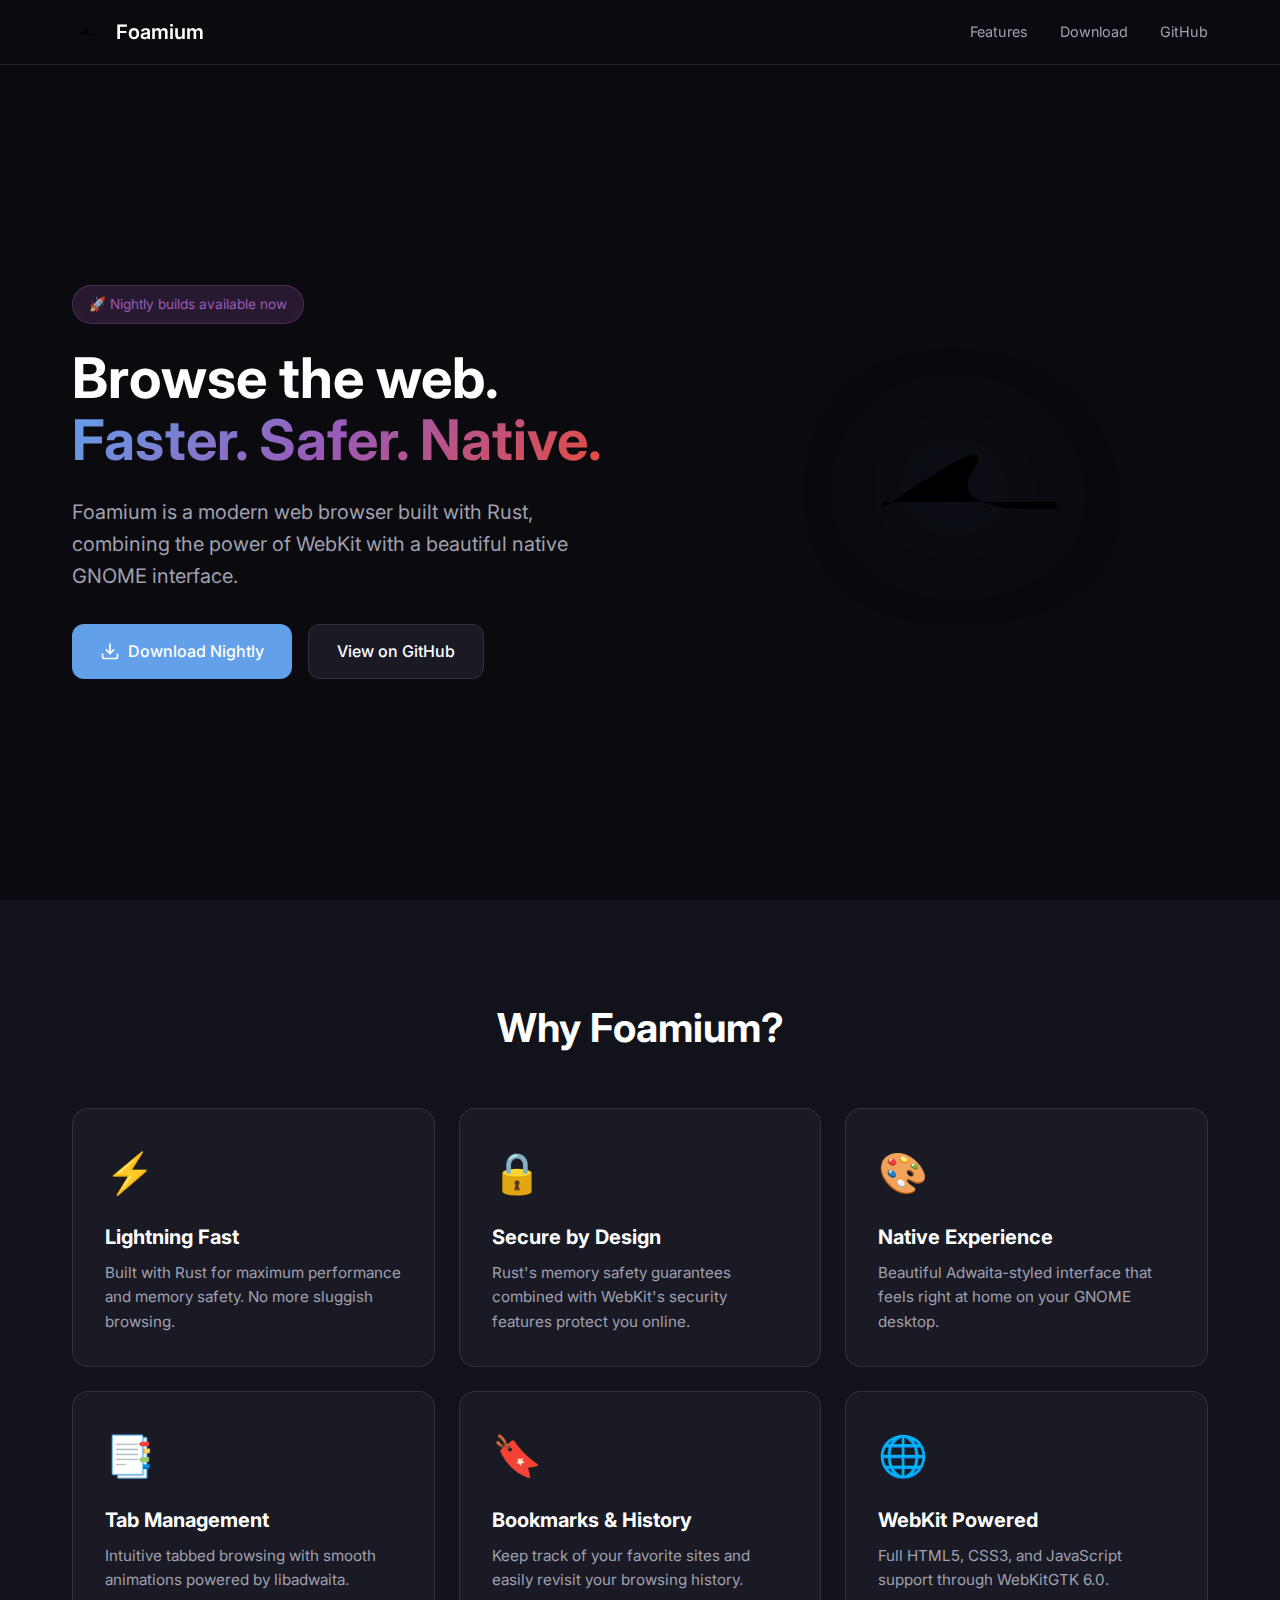
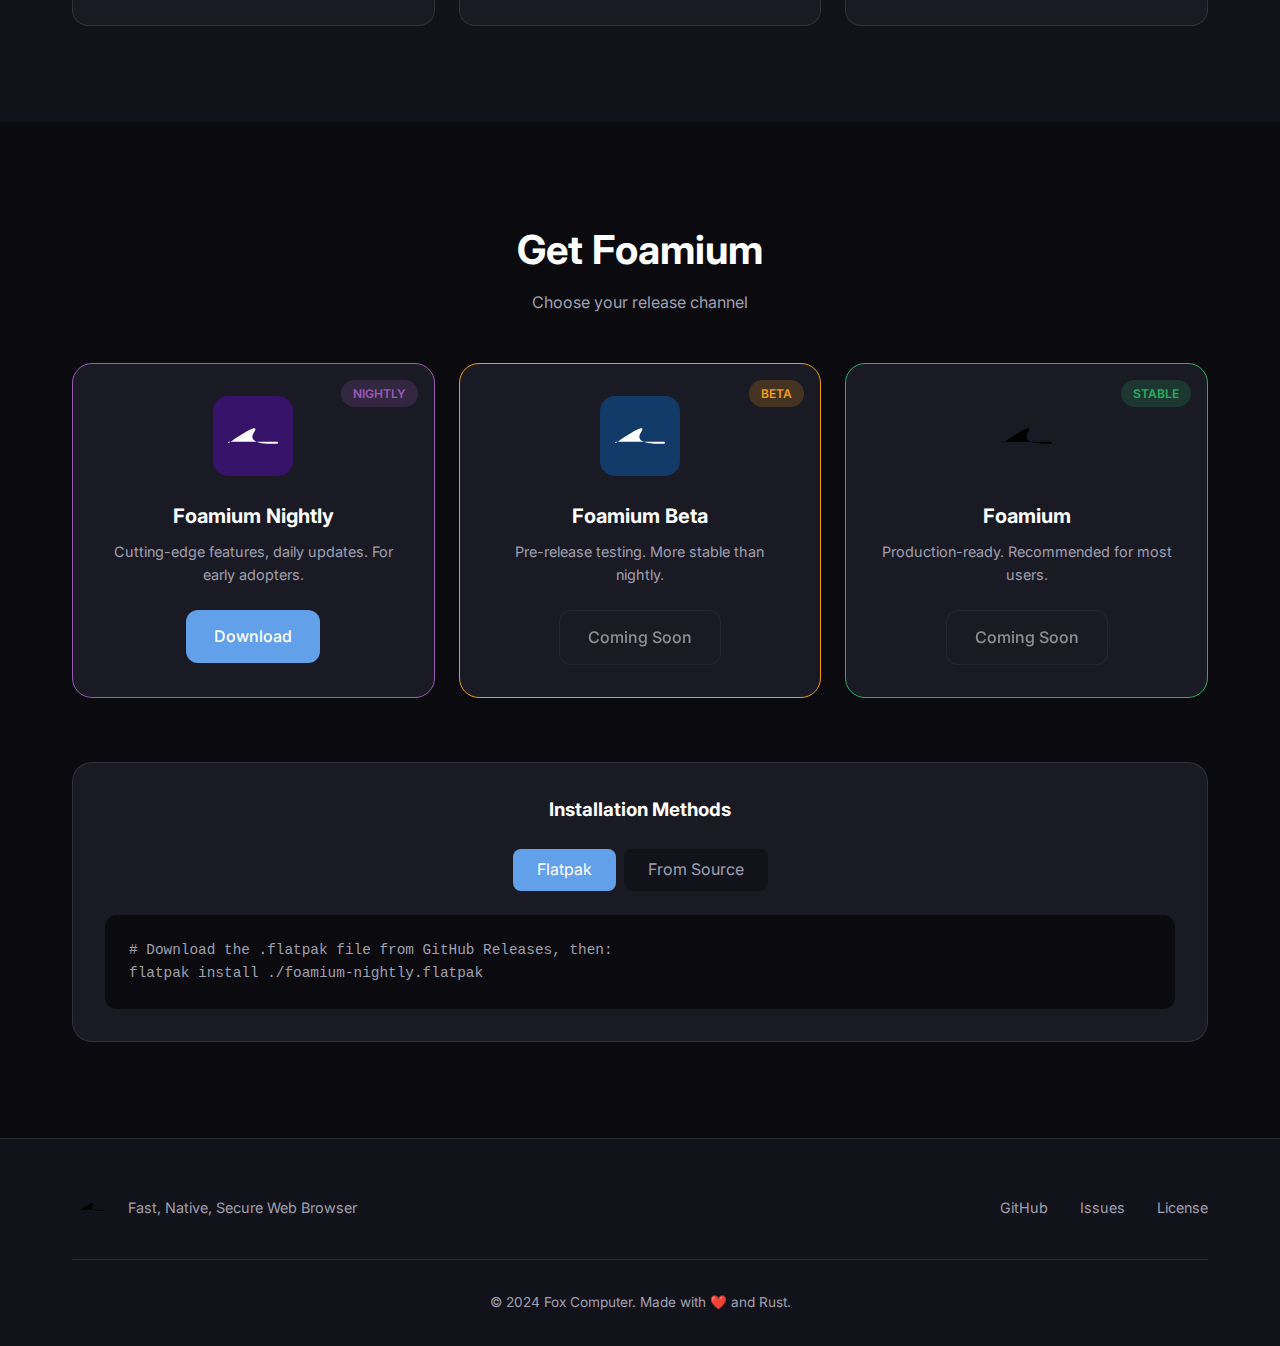
<file: web/index.html>
<!DOCTYPE html>
<html lang="en">

<head>
    <meta charset="UTF-8">
    <meta name="viewport" content="width=device-width, initial-scale=1.0">
    <title>Foamium - Fast, Native, Secure Web Browser</title>
    <meta name="description"
        content="Foamium is a modern web browser built with Rust, featuring a beautiful native GNOME interface and powered by WebKit.">
    <link rel="icon" href="assets/foamium.svg" type="image/svg+xml">
    <link rel="preconnect" href="https://fonts.googleapis.com">
    <link rel="preconnect" href="https://fonts.gstatic.com" crossorigin>
    <link href="https://fonts.googleapis.com/css2?family=Inter:wght@300;400;500;600;700&display=swap" rel="stylesheet">
    <link rel="stylesheet" href="style.css">
</head>

<body>
    <!-- Navigation -->
    <nav class="nav">
        <div class="nav-container">
            <a href="#" class="nav-logo">
                <img src="assets/foamium.svg" alt="Foamium" width="32" height="32">
                <span>Foamium</span>
            </a>
            <div class="nav-links">
                <a href="#features">Features</a>
                <a href="#download">Download</a>
                <a href="https://github.com/foxcomputer/foamium" target="_blank">GitHub</a>
            </div>
        </div>
    </nav>

    <!-- Hero Section -->
    <section class="hero">
        <div class="hero-content">
            <div class="hero-badge">🚀 Nightly builds available now</div>
            <h1>Browse the web.<br><span class="gradient-text">Faster. Safer. Native.</span></h1>
            <p class="hero-subtitle">
                Foamium is a modern web browser built with Rust, combining the power of WebKit
                with a beautiful native GNOME interface.
            </p>
            <div class="hero-buttons">
                <a href="#download" class="btn btn-primary">
                    <svg width="20" height="20" viewBox="0 0 24 24" fill="none" stroke="currentColor" stroke-width="2">
                        <path d="M21 15v4a2 2 0 0 1-2 2H5a2 2 0 0 1-2-2v-4"></path>
                        <polyline points="7 10 12 15 17 10"></polyline>
                        <line x1="12" y1="15" x2="12" y2="3"></line>
                    </svg>
                    Download Nightly
                </a>
                <a href="https://github.com/foxcomputer/foamium" class="btn btn-secondary" target="_blank">
                    View on GitHub
                </a>
            </div>
        </div>
        <div class="hero-image">
            <img src="assets/foamium.svg" alt="Foamium Logo" class="hero-logo">
        </div>
    </section>

    <!-- Features Section -->
    <section id="features" class="features">
        <div class="container">
            <h2>Why Foamium?</h2>
            <div class="features-grid">
                <div class="feature-card">
                    <div class="feature-icon">⚡</div>
                    <h3>Lightning Fast</h3>
                    <p>Built with Rust for maximum performance and memory safety. No more sluggish browsing.</p>
                </div>
                <div class="feature-card">
                    <div class="feature-icon">🔒</div>
                    <h3>Secure by Design</h3>
                    <p>Rust's memory safety guarantees combined with WebKit's security features protect you online.</p>
                </div>
                <div class="feature-card">
                    <div class="feature-icon">🎨</div>
                    <h3>Native Experience</h3>
                    <p>Beautiful Adwaita-styled interface that feels right at home on your GNOME desktop.</p>
                </div>
                <div class="feature-card">
                    <div class="feature-icon">📑</div>
                    <h3>Tab Management</h3>
                    <p>Intuitive tabbed browsing with smooth animations powered by libadwaita.</p>
                </div>
                <div class="feature-card">
                    <div class="feature-icon">🔖</div>
                    <h3>Bookmarks & History</h3>
                    <p>Keep track of your favorite sites and easily revisit your browsing history.</p>
                </div>
                <div class="feature-card">
                    <div class="feature-icon">🌐</div>
                    <h3>WebKit Powered</h3>
                    <p>Full HTML5, CSS3, and JavaScript support through WebKitGTK 6.0.</p>
                </div>
            </div>
        </div>
    </section>

    <!-- Download Section -->
    <section id="download" class="download">
        <div class="container">
            <h2>Get Foamium</h2>
            <p class="download-subtitle">Choose your release channel</p>

            <div class="download-cards">
                <div class="download-card nightly">
                    <div class="channel-badge">Nightly</div>
                    <img src="assets/foamium-nightly.svg" alt="Foamium Nightly" class="channel-logo">
                    <h3>Foamium Nightly</h3>
                    <p>Cutting-edge features, daily updates. For early adopters.</p>
                    <a href="https://github.com/foxcomputer/foamium/releases" class="btn btn-primary">Download</a>
                </div>

                <div class="download-card beta">
                    <div class="channel-badge">Beta</div>
                    <img src="assets/foamium-beta.svg" alt="Foamium Beta" class="channel-logo">
                    <h3>Foamium Beta</h3>
                    <p>Pre-release testing. More stable than nightly.</p>
                    <a href="#" class="btn btn-secondary disabled">Coming Soon</a>
                </div>

                <div class="download-card stable">
                    <div class="channel-badge">Stable</div>
                    <img src="assets/foamium.svg" alt="Foamium" class="channel-logo">
                    <h3>Foamium</h3>
                    <p>Production-ready. Recommended for most users.</p>
                    <a href="#" class="btn btn-secondary disabled">Coming Soon</a>
                </div>
            </div>

            <div class="install-methods">
                <h3>Installation Methods</h3>
                <div class="install-tabs">
                    <div class="install-tab active" data-tab="flatpak">Flatpak</div>
                    <div class="install-tab" data-tab="source">From Source</div>
                </div>
                <div class="install-content">
                    <div class="install-panel active" id="flatpak">
                        <pre><code># Download the .flatpak file from GitHub Releases, then:
flatpak install ./foamium-nightly.flatpak</code></pre>
                    </div>
                    <div class="install-panel" id="source">
                        <pre><code># Clone and build
git clone https://github.com/foxcomputer/foamium.git
cd foamium
cargo build --release -p foamium_app

# Run
./target/release/foamium_app</code></pre>
                    </div>
                </div>
            </div>
        </div>
    </section>

    <!-- Footer -->
    <footer class="footer">
        <div class="container">
            <div class="footer-content">
                <div class="footer-brand">
                    <img src="assets/foamium.svg" alt="Foamium" width="40" height="40">
                    <p>Fast, Native, Secure Web Browser</p>
                </div>
                <div class="footer-links">
                    <a href="https://github.com/foxcomputer/foamium" target="_blank">GitHub</a>
                    <a href="https://github.com/foxcomputer/foamium/issues" target="_blank">Issues</a>
                    <a href="https://github.com/foxcomputer/foamium/blob/main/LICENSE" target="_blank">License</a>
                </div>
            </div>
            <div class="footer-bottom">
                <p>© 2024 Fox Computer. Made with ❤️ and Rust.</p>
            </div>
        </div>
    </footer>

    <script>
        // Tab switching for install methods
        document.querySelectorAll('.install-tab').forEach(tab => {
            tab.addEventListener('click', () => {
                document.querySelectorAll('.install-tab').forEach(t => t.classList.remove('active'));
                document.querySelectorAll('.install-panel').forEach(p => p.classList.remove('active'));
                tab.classList.add('active');
                document.getElementById(tab.dataset.tab).classList.add('active');
            });
        });

        // Smooth scroll
        document.querySelectorAll('a[href^="#"]').forEach(anchor => {
            anchor.addEventListener('click', function (e) {
                e.preventDefault();
                const target = document.querySelector(this.getAttribute('href'));
                if (target) {
                    target.scrollIntoView({ behavior: 'smooth' });
                }
            });
        });
    </script>
</body>

</html>
</file>
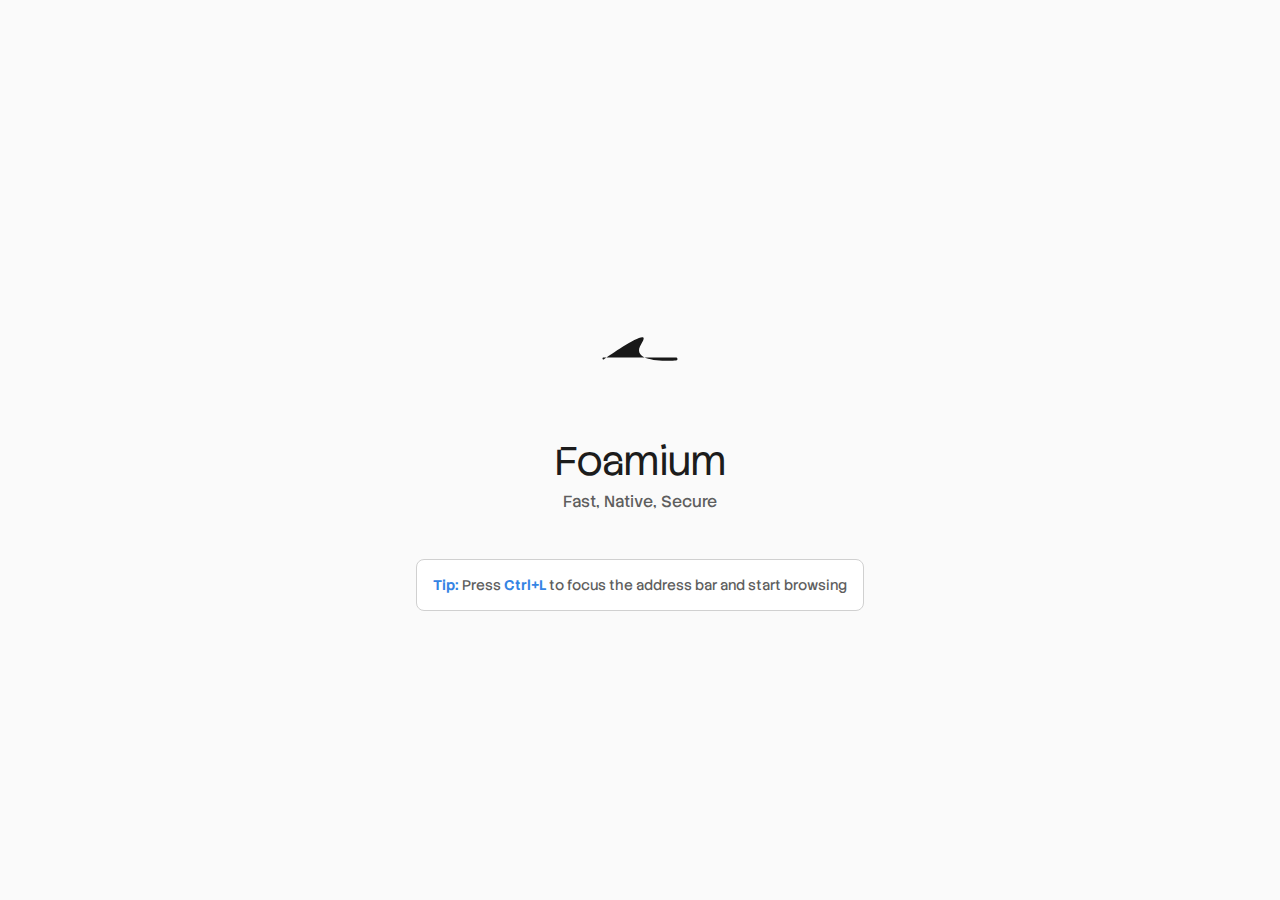
<file: resources/pages/blank.html>
<!DOCTYPE html>
<html lang="en">

<head>
    <meta charset="UTF-8">
    <meta name="viewport" content="width=device-width, initial-scale=1.0">
    <title>New Tab</title>

    <!-- Import Stack Sans fonts -->
    <link rel="stylesheet" href="../fonts/Stack_Sans_Notch/stylesheet.css">
    <link rel="stylesheet" href="../fonts/Stack_Sans_Headline/stylesheet.css">
    <link rel="stylesheet" href="../fonts/Stack_Sans_Text/stylesheet.css">

    <style>
        :root {
            --bg-color: #fafafa;
            --surface-color: #ffffff;
            --text-color: #1c1c1c;
            --dim-text-color: #5e5e5e;
            --accent-color: #3584e4;
            --accent-hover: #1c71d8;
            --border-color: #d0d0d0;
        }

        @media (prefers-color-scheme: dark) {
            :root {
                --bg-color: #1e1e1e;
                --surface-color: #303030;
                --text-color: #ffffff;
                --dim-text-color: #c0c0c0;
                --accent-color: #62a0ea;
                --accent-hover: #3584e4;
                --border-color: #454545;
            }
        }

        * {
            margin: 0;
            padding: 0;
            box-sizing: border-box;
        }

        body {
            font-family: 'Stack Sans Text', system-ui, -apple-system, sans-serif;
            background-color: var(--bg-color);
            color: var(--text-color);
            display: flex;
            align-items: center;
            justify-content: center;
            min-height: 100vh;
            padding: 2rem;
        }

        .container {
            text-align: center;
            max-width: 600px;
        }

        .logo {
            width: 120px;
            height: 120px;
            margin-bottom: 1.5rem;
            opacity: 0.9;
            user-select: none;
            -webkit-user-select: none;
            pointer-events: none;
        }

        @media (prefers-color-scheme: dark) {
            .logo {
                filter: invert(1);
            }
        }

        h1 {
            font-size: 2.5rem;
            font-weight: 300;
            margin-bottom: 0.5rem;
            color: var(--text-color);
            font-family: 'Stack Sans Notch', system-ui, sans-serif;
        }

        .subtitle {
            color: var(--dim-text-color);
            font-size: 1rem;
            margin-bottom: 2rem;
        }

        .hint {
            color: var(--dim-text-color);
            font-size: 0.9rem;
            margin-top: 3rem;
            padding: 1rem;
            background: var(--surface-color);
            border-radius: 8px;
            border: 1px solid var(--border-color);
        }

        .hint strong {
            color: var(--accent-color);
        }
    </style>
</head>

<body>
    <div class="container">
        <img src="../branding/foamium.svg" alt="Foamium Logo" class="logo">
        <h1>Foamium</h1>
        <p class="subtitle">Fast, Native, Secure</p>

        <div class="hint">
            <strong>Tip:</strong> Press <strong>Ctrl+L</strong> to focus the address bar and start browsing
        </div>
    </div>
</body>

</html>
</file>
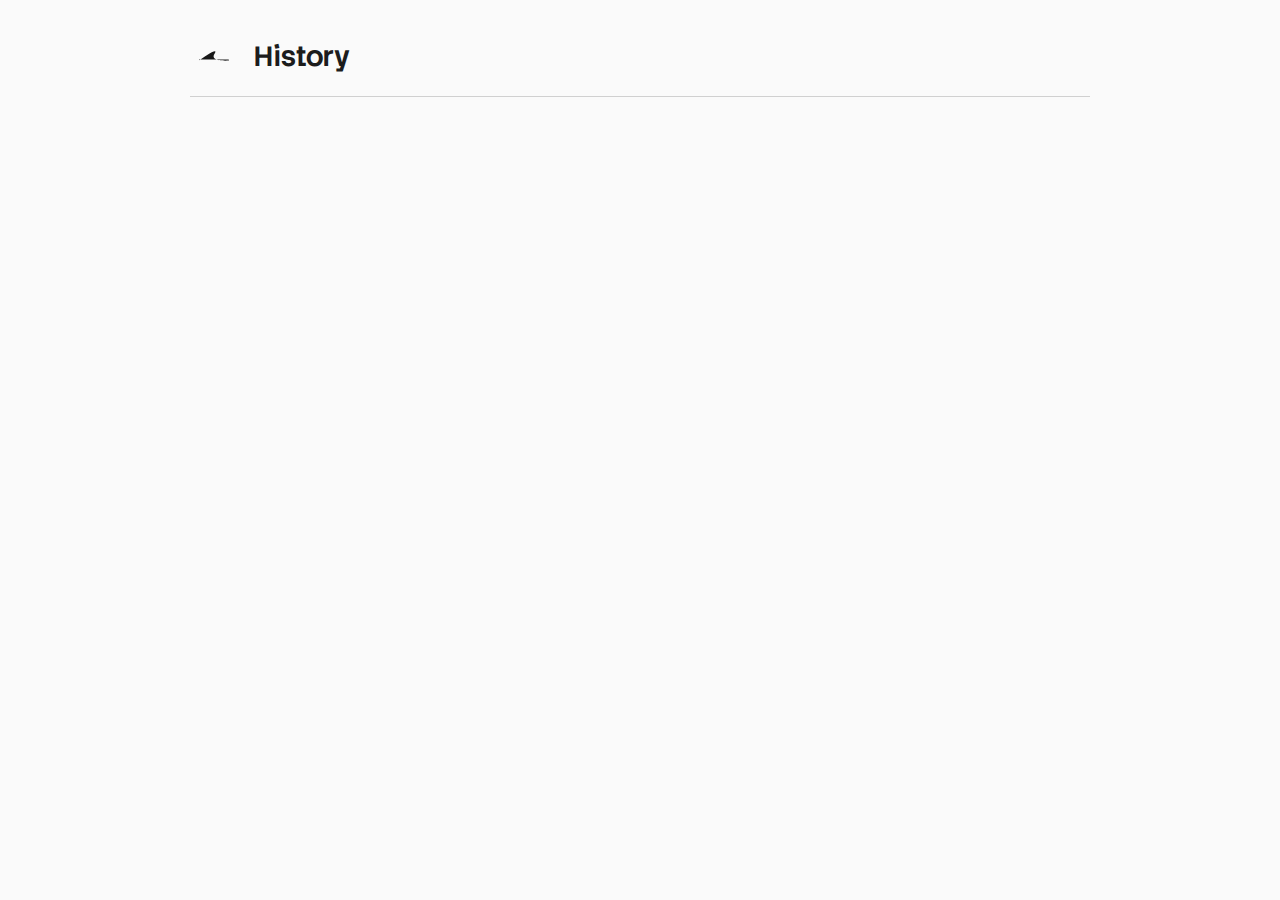
<file: resources/pages/history.html>
<!DOCTYPE html>
<html lang="en">

<head>
    <meta charset="UTF-8">
    <meta name="viewport" content="width=device-width, initial-scale=1.0">
    <title>History</title>
    
    <!-- Import Stack Sans fonts -->
    <link rel="stylesheet" href="../fonts/Stack_Sans_Notch/stylesheet.css">
    <link rel="stylesheet" href="../fonts/Stack_Sans_Headline/stylesheet.css">
    <link rel="stylesheet" href="../fonts/Stack_Sans_Text/stylesheet.css">
    
    <style>
        :root {
            --bg-color: #fafafa;
            --surface-color: #ffffff;
            --text-color: #1c1c1c;
            --dim-text-color: #5e5e5e;
            --accent-color: #3584e4;
            --accent-hover: #1c71d8;
            --border-color: #d0d0d0;
            --shadow: 0 1px 3px rgba(0, 0, 0, 0.1);
        }

        @media (prefers-color-scheme: dark) {
            :root {
                --bg-color: #1e1e1e;
                --surface-color: #303030;
                --text-color: #ffffff;
                --dim-text-color: #c0c0c0;
                --accent-color: #62a0ea;
                --accent-hover: #3584e4;
                --border-color: #454545;
                --shadow: 0 1px 3px rgba(0, 0, 0, 0.3);
            }
        }

        * {
            margin: 0;
            padding: 0;
            box-sizing: border-box;
        }

        body {
            font-family: 'Stack Sans Text', system-ui, -apple-system, sans-serif;
            background-color: var(--bg-color);
            color: var(--text-color);
            min-height: 100vh;
            padding: 2rem;
            line-height: 1.6;
        }

        .container {
            max-width: 900px;
            margin: 0 auto;
        }

        header {
            display: flex;
            align-items: center;
            gap: 1rem;
            margin-bottom: 2rem;
            padding-bottom: 1rem;
            border-bottom: 1px solid var(--border-color);
        }

        .logo {
            width: 48px;
            height: 48px;
            opacity: 0.9;
            user-select: none;
            -webkit-user-select: none;
            pointer-events: none;
        }

        @media (prefers-color-scheme: dark) {
            .logo {
                filter: invert(1);
            }
        }

        h1 {
            font-size: 1.75rem;
            font-weight: 600;
            font-family: 'Stack Sans Notch', system-ui, sans-serif;
        }

        .history-list {
            display: flex;
            flex-direction: column;
            gap: 0.5rem;
        }

        .history-item {
            display: flex;
            align-items: center;
            gap: 1rem;
            padding: 0.75rem 1rem;
            background: var(--surface-color);
            border-radius: 8px;
            border: 1px solid var(--border-color);
            text-decoration: none;
            color: inherit;
            transition: all 0.15s ease;
        }

        .history-item:hover {
            border-color: var(--accent-color);
            transform: translateX(4px);
        }

        .history-icon {
            width: 24px;
            height: 24px;
            border-radius: 4px;
            background: var(--accent-color);
            display: flex;
            align-items: center;
            justify-content: center;
            color: white;
            font-weight: 600;
            font-size: 0.75rem;
            flex-shrink: 0;
        }

        .history-content {
            flex: 1;
            min-width: 0;
        }

        .history-title {
            font-weight: 500;
            white-space: nowrap;
            overflow: hidden;
            text-overflow: ellipsis;
        }

        .history-url {
            font-size: 0.85rem;
            color: var(--dim-text-color);
            white-space: nowrap;
            overflow: hidden;
            text-overflow: ellipsis;
        }

        .history-time {
            font-size: 0.85rem;
            color: var(--dim-text-color);
            white-space: nowrap;
            flex-shrink: 0;
        }

        .empty-state {
            text-align: center;
            padding: 4rem 2rem;
            color: var(--dim-text-color);
        }

        .empty-state h2 {
            font-family: 'Stack Sans Headline', system-ui, sans-serif;
            margin-bottom: 0.5rem;
        }
    </style>
</head>

<body>
    <div class="container">
        <header>
            <img src="../branding/foamium.svg" alt="Foamium" class="logo">
            <h1>History</h1>
        </header>
        
        <div class="history-list" id="history-list">
            <!-- History items will be injected here by Rust -->
        </div>
        
        <div class="empty-state" id="empty-state" style="display: none;">
            <h2>No History Yet</h2>
            <p>Pages you visit will appear here.</p>
        </div>
    </div>
</body>

</html>
</file>
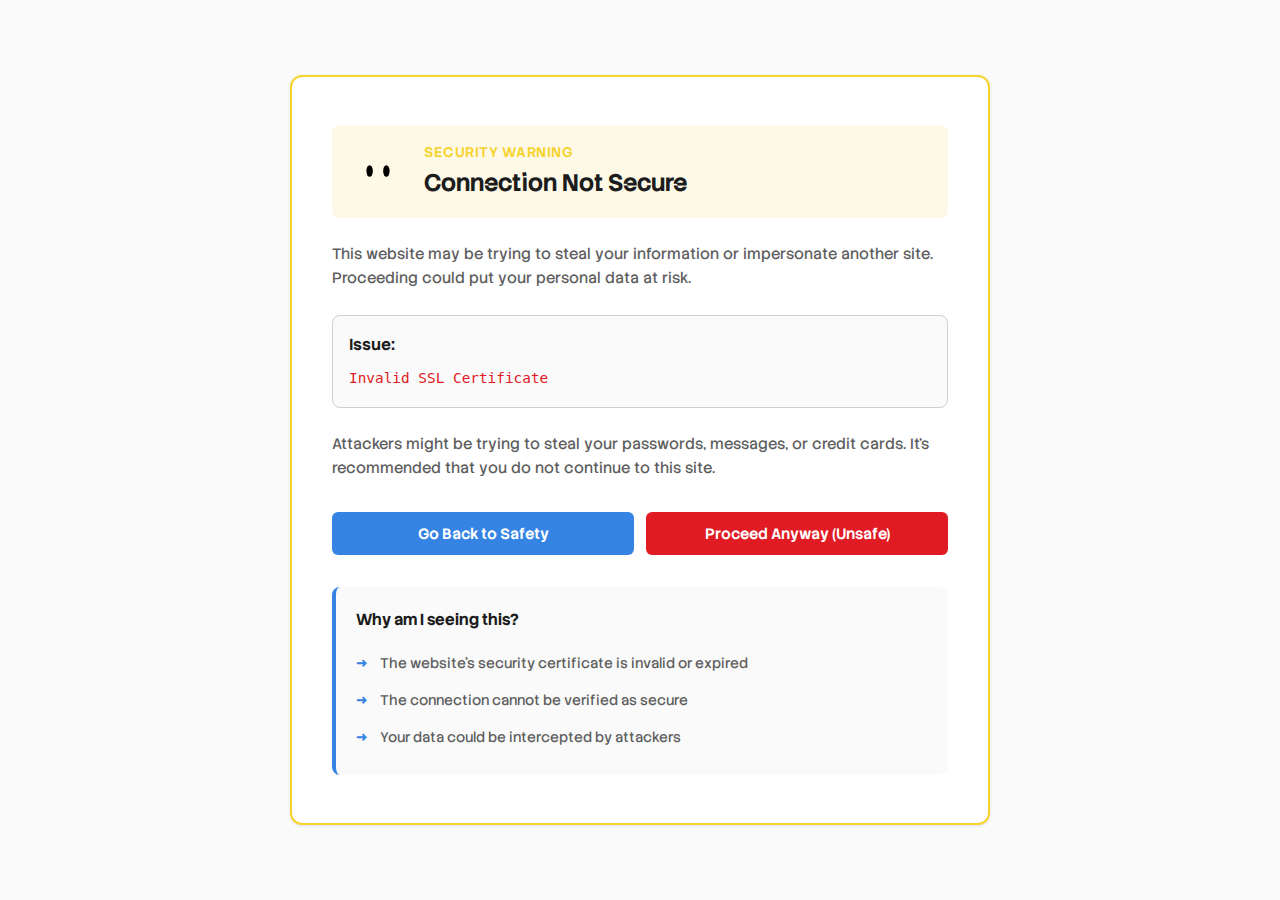
<file: resources/pages/warning.html>
<!DOCTYPE html>
<html lang="en">

<head>
    <meta charset="UTF-8">
    <meta name="viewport" content="width=device-width, initial-scale=1.0">
    <title>Security Warning</title>

    <!-- Import Stack Sans fonts -->
    <link rel="stylesheet" href="../fonts/Stack_Sans_Notch/stylesheet.css">
    <link rel="stylesheet" href="../fonts/Stack_Sans_Headline/stylesheet.css">
    <link rel="stylesheet" href="../fonts/Stack_Sans_Text/stylesheet.css">

    <style>
        :root {
            --bg-color: #fafafa;
            --surface-color: #ffffff;
            --text-color: #1c1c1c;
            --dim-text-color: #5e5e5e;
            --accent-color: #3584e4;
            --warning-color: #f6d32d;
            --warning-bg: #fef9e7;
            --danger-color: #e01b24;
            --border-color: #d0d0d0;
            --shadow: 0 1px 3px rgba(0, 0, 0, 0.1);
        }

        @media (prefers-color-scheme: dark) {
            :root {
                --bg-color: #1e1e1e;
                --surface-color: #303030;
                --text-color: #ffffff;
                --dim-text-color: #c0c0c0;
                --accent-color: #62a0ea;
                --warning-color: #f8e45c;
                --warning-bg: #3d3516;
                --danger-color: #ff6b6b;
                --border-color: #454545;
                --shadow: 0 1px 3px rgba(0, 0, 0, 0.3);
            }
        }

        * {
            margin: 0;
            padding: 0;
            box-sizing: border-box;
        }

        body {
            font-family: 'Stack Sans Text', system-ui, -apple-system, sans-serif;
            background-color: var(--bg-color);
            color: var(--text-color);
            display: flex;
            align-items: center;
            justify-content: center;
            min-height: 100vh;
            padding: 2rem;
            line-height: 1.6;
        }

        .container {
            max-width: 700px;
            width: 100%;
        }

        .warning-card {
            background: var(--surface-color);
            border-radius: 12px;
            padding: 3rem 2.5rem;
            box-shadow: var(--shadow);
            border: 2px solid var(--warning-color);
        }

        .warning-header {
            display: flex;
            align-items: center;
            gap: 1rem;
            margin-bottom: 1.5rem;
            padding: 1rem;
            background: var(--warning-bg);
            border-radius: 8px;
        }

        .warning-icon {
            width: 60px;
            height: 60px;
            user-select: none;
            -webkit-user-select: none;
            pointer-events: none;
        }

        @media (prefers-color-scheme: dark) {
            .warning-icon {
                filter: invert(1);
            }
        }

        .warning-header h1 {
            font-size: 1.5rem;
            font-weight: 700;
            color: var(--text-color);
            margin: 0;
            font-family: 'Stack Sans Notch', system-ui, sans-serif;
        }

        .warning-type {
            color: var(--warning-color);
            font-weight: 600;
            font-size: 0.9rem;
            text-transform: uppercase;
            letter-spacing: 0.5px;
        }

        .warning-content {
            margin: 1.5rem 0;
        }

        .warning-content p {
            color: var(--dim-text-color);
            margin-bottom: 1rem;
            font-size: 0.95rem;
        }

        .warning-details {
            background: var(--bg-color);
            border: 1px solid var(--border-color);
            border-radius: 8px;
            padding: 1rem;
            margin: 1.5rem 0;
        }

        .warning-details strong {
            color: var(--text-color);
            display: block;
            margin-bottom: 0.5rem;
        }

        .warning-details code {
            color: var(--danger-color);
            font-family: 'Monospace', monospace;
            font-size: 0.9rem;
            word-break: break-all;
        }

        .button-group {
            display: flex;
            gap: 0.75rem;
            margin-top: 2rem;
            flex-wrap: wrap;
        }

        button {
            font-family: 'Stack Sans Text', system-ui, sans-serif;
            font-size: 0.95rem;
            font-weight: 600;
            padding: 0.75rem 1.75rem;
            border-radius: 6px;
            border: none;
            cursor: pointer;
            transition: all 0.2s ease;
            flex: 1;
            min-width: 140px;
        }

        .btn-danger {
            background: var(--danger-color);
            color: white;
        }

        .btn-danger:hover {
            background: #c01c28;
            transform: translateY(-1px);
            box-shadow: 0 2px 8px rgba(224, 27, 36, 0.3);
        }

        .btn-safe {
            background: var(--accent-color);
            color: white;
        }

        .btn-safe:hover {
            background: #1c71d8;
            transform: translateY(-1px);
            box-shadow: 0 2px 8px rgba(53, 132, 228, 0.3);
        }

        .info-box {
            margin-top: 2rem;
            padding: 1.25rem;
            background: var(--bg-color);
            border-radius: 8px;
            border-left: 4px solid var(--accent-color);
        }

        .info-box h3 {
            font-size: 1rem;
            margin-bottom: 0.75rem;
            color: var(--text-color);
            font-family: 'Stack Sans Headline', system-ui, sans-serif;
        }

        .info-box ul {
            list-style: none;
            padding-left: 0;
        }

        .info-box li {
            padding: 0.4rem 0;
            color: var(--dim-text-color);
            font-size: 0.9rem;
        }

        .info-box li::before {
            content: "→";
            color: var(--accent-color);
            font-weight: bold;
            display: inline-block;
            width: 1.5rem;
        }
    </style>
</head>

<body>
    <div class="container">
        <div class="warning-card">
            <div class="warning-header">
                <img src="../branding/fox.svg" alt="Warning" class="warning-icon">
                <div>
                    <div class="warning-type">Security Warning</div>
                    <h1>Connection Not Secure</h1>
                </div>
            </div>

            <div class="warning-content">
                <p>This website may be trying to steal your information or impersonate another site. Proceeding could
                    put your personal data at risk.</p>

                <div class="warning-details">
                    <strong>Issue:</strong>
                    <code id="warning-reason">Invalid SSL Certificate</code>
                </div>

                <p>Attackers might be trying to steal your passwords, messages, or credit cards. It's recommended that
                    you do not continue to this site.</p>
            </div>

            <div class="button-group">
                <button class="btn-safe" onclick="window.history.back()">Go Back to Safety</button>
                <button class="btn-danger" onclick="proceedAnyway()">Proceed Anyway (Unsafe)</button>
            </div>

            <div class="info-box">
                <h3>Why am I seeing this?</h3>
                <ul>
                    <li>The website's security certificate is invalid or expired</li>
                    <li>The connection cannot be verified as secure</li>
                    <li>Your data could be intercepted by attackers</li>
                </ul>
            </div>
        </div>
    </div>

    <script>
        function proceedAnyway() {
            const urlParams = new URLSearchParams(window.location.search);
            const targetUrl = urlParams.get('url');
            if (targetUrl) {
                // In a real implementation, this would bypass the warning
                // For now, just show an alert
                alert('This would proceed to: ' + decodeURIComponent(targetUrl));
            }
        }

        // Get warning details from URL parameters
        const urlParams = new URLSearchParams(window.location.search);
        const reason = urlParams.get('reason');
        if (reason) {
            document.getElementById('warning-reason').textContent = decodeURIComponent(reason);
        }
    </script>
</body>

</html>
</file>
<file: web/style.css>
/* Foamium Website Styles */

:root {
    --bg-primary: #0a0a0f;
    --bg-secondary: #12121a;
    --bg-card: #1a1a25;
    --text-primary: #ffffff;
    --text-secondary: #a0a0b0;
    --accent: #62a0ea;
    --accent-hover: #3584e4;
    --nightly: #9b59b6;
    --beta: #f39c12;
    --stable: #27ae60;
    --border: rgba(255, 255, 255, 0.1);
    --gradient: linear-gradient(135deg, #62a0ea 0%, #9b59b6 50%, #e74c3c 100%);
}

* {
    margin: 0;
    padding: 0;
    box-sizing: border-box;
}

html {
    scroll-behavior: smooth;
}

body {
    font-family: 'Inter', -apple-system, BlinkMacSystemFont, sans-serif;
    background-color: var(--bg-primary);
    color: var(--text-primary);
    line-height: 1.6;
}

.container {
    max-width: 1200px;
    margin: 0 auto;
    padding: 0 2rem;
}

/* Navigation */
.nav {
    position: fixed;
    top: 0;
    left: 0;
    right: 0;
    z-index: 100;
    background: rgba(10, 10, 15, 0.8);
    backdrop-filter: blur(20px);
    border-bottom: 1px solid var(--border);
}

.nav-container {
    max-width: 1200px;
    margin: 0 auto;
    padding: 1rem 2rem;
    display: flex;
    justify-content: space-between;
    align-items: center;
}

.nav-logo {
    display: flex;
    align-items: center;
    gap: 0.75rem;
    text-decoration: none;
    color: var(--text-primary);
    font-weight: 600;
    font-size: 1.25rem;
}

.nav-logo img {
    width: 32px;
    height: 32px;
}

.nav-links {
    display: flex;
    gap: 2rem;
}

.nav-links a {
    color: var(--text-secondary);
    text-decoration: none;
    font-size: 0.9rem;
    transition: color 0.2s;
}

.nav-links a:hover {
    color: var(--text-primary);
}

/* Hero Section */
.hero {
    min-height: 100vh;
    display: flex;
    align-items: center;
    justify-content: center;
    padding: 8rem 2rem 4rem;
    gap: 4rem;
    max-width: 1200px;
    margin: 0 auto;
}

.hero-content {
    flex: 1;
}

.hero-badge {
    display: inline-block;
    background: rgba(155, 89, 182, 0.2);
    color: var(--nightly);
    padding: 0.5rem 1rem;
    border-radius: 100px;
    font-size: 0.85rem;
    margin-bottom: 1.5rem;
    border: 1px solid rgba(155, 89, 182, 0.3);
}

.hero h1 {
    font-size: 3.5rem;
    font-weight: 700;
    line-height: 1.1;
    margin-bottom: 1.5rem;
}

.gradient-text {
    background: var(--gradient);
    -webkit-background-clip: text;
    -webkit-text-fill-color: transparent;
    background-clip: text;
}

.hero-subtitle {
    font-size: 1.25rem;
    color: var(--text-secondary);
    margin-bottom: 2rem;
    max-width: 500px;
}

.hero-buttons {
    display: flex;
    gap: 1rem;
    flex-wrap: wrap;
}

.hero-image {
    flex: 0.8;
    display: flex;
    justify-content: center;
}

.hero-logo {
    width: 280px;
    height: 280px;
    filter: drop-shadow(0 0 60px rgba(98, 160, 234, 0.3));
    animation: float 6s ease-in-out infinite;
}

@keyframes float {
    0%, 100% { transform: translateY(0); }
    50% { transform: translateY(-20px); }
}

/* Buttons */
.btn {
    display: inline-flex;
    align-items: center;
    gap: 0.5rem;
    padding: 0.875rem 1.75rem;
    border-radius: 12px;
    font-weight: 500;
    text-decoration: none;
    transition: all 0.2s;
    font-size: 1rem;
}

.btn-primary {
    background: var(--accent);
    color: white;
}

.btn-primary:hover {
    background: var(--accent-hover);
    transform: translateY(-2px);
}

.btn-secondary {
    background: var(--bg-card);
    color: var(--text-primary);
    border: 1px solid var(--border);
}

.btn-secondary:hover {
    background: var(--bg-secondary);
    border-color: var(--accent);
}

.btn.disabled {
    opacity: 0.5;
    cursor: not-allowed;
    pointer-events: none;
}

/* Features Section */
.features {
    padding: 6rem 0;
    background: var(--bg-secondary);
}

.features h2 {
    text-align: center;
    font-size: 2.5rem;
    margin-bottom: 3rem;
}

.features-grid {
    display: grid;
    grid-template-columns: repeat(auto-fit, minmax(320px, 1fr));
    gap: 1.5rem;
}

.feature-card {
    background: var(--bg-card);
    border: 1px solid var(--border);
    border-radius: 16px;
    padding: 2rem;
    transition: transform 0.2s, border-color 0.2s;
}

.feature-card:hover {
    transform: translateY(-4px);
    border-color: var(--accent);
}

.feature-icon {
    font-size: 2.5rem;
    margin-bottom: 1rem;
}

.feature-card h3 {
    font-size: 1.25rem;
    margin-bottom: 0.5rem;
}

.feature-card p {
    color: var(--text-secondary);
    font-size: 0.95rem;
}

/* Download Section */
.download {
    padding: 6rem 0;
}

.download h2 {
    text-align: center;
    font-size: 2.5rem;
    margin-bottom: 0.5rem;
}

.download-subtitle {
    text-align: center;
    color: var(--text-secondary);
    margin-bottom: 3rem;
}

.download-cards {
    display: grid;
    grid-template-columns: repeat(auto-fit, minmax(280px, 1fr));
    gap: 1.5rem;
    margin-bottom: 4rem;
}

.download-card {
    background: var(--bg-card);
    border: 1px solid var(--border);
    border-radius: 20px;
    padding: 2rem;
    text-align: center;
    position: relative;
    overflow: hidden;
}

.download-card.nightly {
    border-color: var(--nightly);
}

.download-card.beta {
    border-color: var(--beta);
}

.download-card.stable {
    border-color: var(--stable);
}

.channel-badge {
    position: absolute;
    top: 1rem;
    right: 1rem;
    font-size: 0.75rem;
    padding: 0.25rem 0.75rem;
    border-radius: 100px;
    font-weight: 600;
    text-transform: uppercase;
}

.nightly .channel-badge {
    background: rgba(155, 89, 182, 0.2);
    color: var(--nightly);
}

.beta .channel-badge {
    background: rgba(243, 156, 18, 0.2);
    color: var(--beta);
}

.stable .channel-badge {
    background: rgba(39, 174, 96, 0.2);
    color: var(--stable);
}

.channel-logo {
    width: 80px;
    height: 80px;
    margin-bottom: 1rem;
}

.download-card h3 {
    font-size: 1.25rem;
    margin-bottom: 0.5rem;
}

.download-card p {
    color: var(--text-secondary);
    font-size: 0.9rem;
    margin-bottom: 1.5rem;
}

/* Install Methods */
.install-methods {
    background: var(--bg-card);
    border-radius: 20px;
    padding: 2rem;
    border: 1px solid var(--border);
}

.install-methods h3 {
    text-align: center;
    margin-bottom: 1.5rem;
}

.install-tabs {
    display: flex;
    justify-content: center;
    gap: 0.5rem;
    margin-bottom: 1.5rem;
}

.install-tab {
    padding: 0.5rem 1.5rem;
    border-radius: 8px;
    cursor: pointer;
    background: var(--bg-secondary);
    color: var(--text-secondary);
    transition: all 0.2s;
}

.install-tab.active {
    background: var(--accent);
    color: white;
}

.install-panel {
    display: none;
}

.install-panel.active {
    display: block;
}

.install-panel pre {
    background: var(--bg-primary);
    padding: 1.5rem;
    border-radius: 12px;
    overflow-x: auto;
}

.install-panel code {
    font-family: 'JetBrains Mono', 'Fira Code', monospace;
    font-size: 0.9rem;
    color: var(--text-secondary);
}

/* Footer */
.footer {
    background: var(--bg-secondary);
    border-top: 1px solid var(--border);
    padding: 3rem 0 2rem;
}

.footer-content {
    display: flex;
    justify-content: space-between;
    align-items: center;
    margin-bottom: 2rem;
}

.footer-brand {
    display: flex;
    align-items: center;
    gap: 1rem;
}

.footer-brand p {
    color: var(--text-secondary);
    font-size: 0.9rem;
}

.footer-links {
    display: flex;
    gap: 2rem;
}

.footer-links a {
    color: var(--text-secondary);
    text-decoration: none;
    font-size: 0.9rem;
    transition: color 0.2s;
}

.footer-links a:hover {
    color: var(--text-primary);
}

.footer-bottom {
    text-align: center;
    color: var(--text-secondary);
    font-size: 0.85rem;
    padding-top: 2rem;
    border-top: 1px solid var(--border);
}

/* Responsive */
@media (max-width: 768px) {
    .hero {
        flex-direction: column;
        text-align: center;
        padding-top: 6rem;
    }

    .hero h1 {
        font-size: 2.5rem;
    }

    .hero-subtitle {
        margin: 0 auto 2rem;
    }

    .hero-buttons {
        justify-content: center;
    }

    .hero-logo {
        width: 200px;
        height: 200px;
    }

    .nav-links {
        display: none;
    }

    .footer-content {
        flex-direction: column;
        gap: 1.5rem;
        text-align: center;
    }
}
</file>
<file: resources/fonts/Stack_Sans_Notch/stylesheet.css>
@font-face {
    font-family: 'Stack Sans Notch';
    src: url('StackSansNotch-Light.woff2') format('woff2'),
        url('StackSansNotch-Light.woff') format('woff');
    font-weight: 300;
    font-style: normal;
}

@font-face {
    font-family: 'Stack Sans Notch';
    src: url('StackSansNotch-ExtraLight.woff2') format('woff2'),
        url('StackSansNotch-ExtraLight.woff') format('woff');
    font-weight: 200;
    font-style: normal;
}

@font-face {
    font-family: 'Stack Sans Notch';
    src: url('StackSansNotch-Bold.woff2') format('woff2'),
        url('StackSansNotch-Bold.woff') format('woff');
    font-weight: bold;
    font-style: normal;
}

@font-face {
    font-family: 'Stack Sans Notch';
    src: url('StackSansNotch-Regular.woff2') format('woff2'),
        url('StackSansNotch-Regular.woff') format('woff');
    font-weight: normal;
    font-style: normal;
}

@font-face {
    font-family: 'Stack Sans Notch';
    src: url('StackSansNotch-Medium.woff2') format('woff2'),
        url('StackSansNotch-Medium.woff') format('woff');
    font-weight: 500;
    font-style: normal;
}

@font-face {
    font-family: 'Stack Sans Notch';
    src: url('StackSansNotch-SemiBold.woff2') format('woff2'),
        url('StackSansNotch-SemiBold.woff') format('woff');
    font-weight: 600;
    font-style: normal;
}
</file>
<file: resources/fonts/Stack_Sans_Headline/stylesheet.css>
@font-face {
    font-family: 'Stack Sans Headline';
    src: url('StackSansHeadline-Bold.woff2') format('woff2'),
        url('StackSansHeadline-Bold.woff') format('woff');
    font-weight: bold;
    font-style: normal;
}

@font-face {
    font-family: 'Stack Sans Headline';
    src: url('StackSansHeadline-ExtraLight.woff2') format('woff2'),
        url('StackSansHeadline-ExtraLight.woff') format('woff');
    font-weight: 200;
    font-style: normal;
}

@font-face {
    font-family: 'Stack Sans Headline';
    src: url('StackSansHeadline-SemiBold.woff2') format('woff2'),
        url('StackSansHeadline-SemiBold.woff') format('woff');
    font-weight: 600;
    font-style: normal;
}

@font-face {
    font-family: 'Stack Sans Headline';
    src: url('StackSansHeadline-Light.woff2') format('woff2'),
        url('StackSansHeadline-Light.woff') format('woff');
    font-weight: 300;
    font-style: normal;
}

@font-face {
    font-family: 'Stack Sans Headline';
    src: url('StackSansHeadline-Regular.woff2') format('woff2'),
        url('StackSansHeadline-Regular.woff') format('woff');
    font-weight: normal;
    font-style: normal;
}

@font-face {
    font-family: 'Stack Sans Headline';
    src: url('StackSansHeadline-Medium.woff2') format('woff2'),
        url('StackSansHeadline-Medium.woff') format('woff');
    font-weight: 500;
    font-style: normal;
}
</file>
<file: resources/fonts/Stack_Sans_Text/stylesheet.css>
@font-face {
    font-family: 'Stack Sans Text';
    src: url('StackSansText-Light.woff2') format('woff2'),
        url('StackSansText-Light.woff') format('woff');
    font-weight: 300;
    font-style: normal;
}

@font-face {
    font-family: 'Stack Sans Text';
    src: url('StackSansText-ExtraLight.woff2') format('woff2'),
        url('StackSansText-ExtraLight.woff') format('woff');
    font-weight: 200;
    font-style: normal;
}

@font-face {
    font-family: 'Stack Sans Text';
    src: url('StackSansText-SemiBold.woff2') format('woff2'),
        url('StackSansText-SemiBold.woff') format('woff');
    font-weight: 600;
    font-style: normal;
}

@font-face {
    font-family: 'Stack Sans Text';
    src: url('StackSansText-Regular.woff2') format('woff2'),
        url('StackSansText-Regular.woff') format('woff');
    font-weight: normal;
    font-style: normal;
}

@font-face {
    font-family: 'Stack Sans Text';
    src: url('StackSansText-Bold.woff2') format('woff2'),
        url('StackSansText-Bold.woff') format('woff');
    font-weight: bold;
    font-style: normal;
}

@font-face {
    font-family: 'Stack Sans Text';
    src: url('StackSansText-Medium.woff2') format('woff2'),
        url('StackSansText-Medium.woff') format('woff');
    font-weight: 500;
    font-style: normal;
}
</file>
